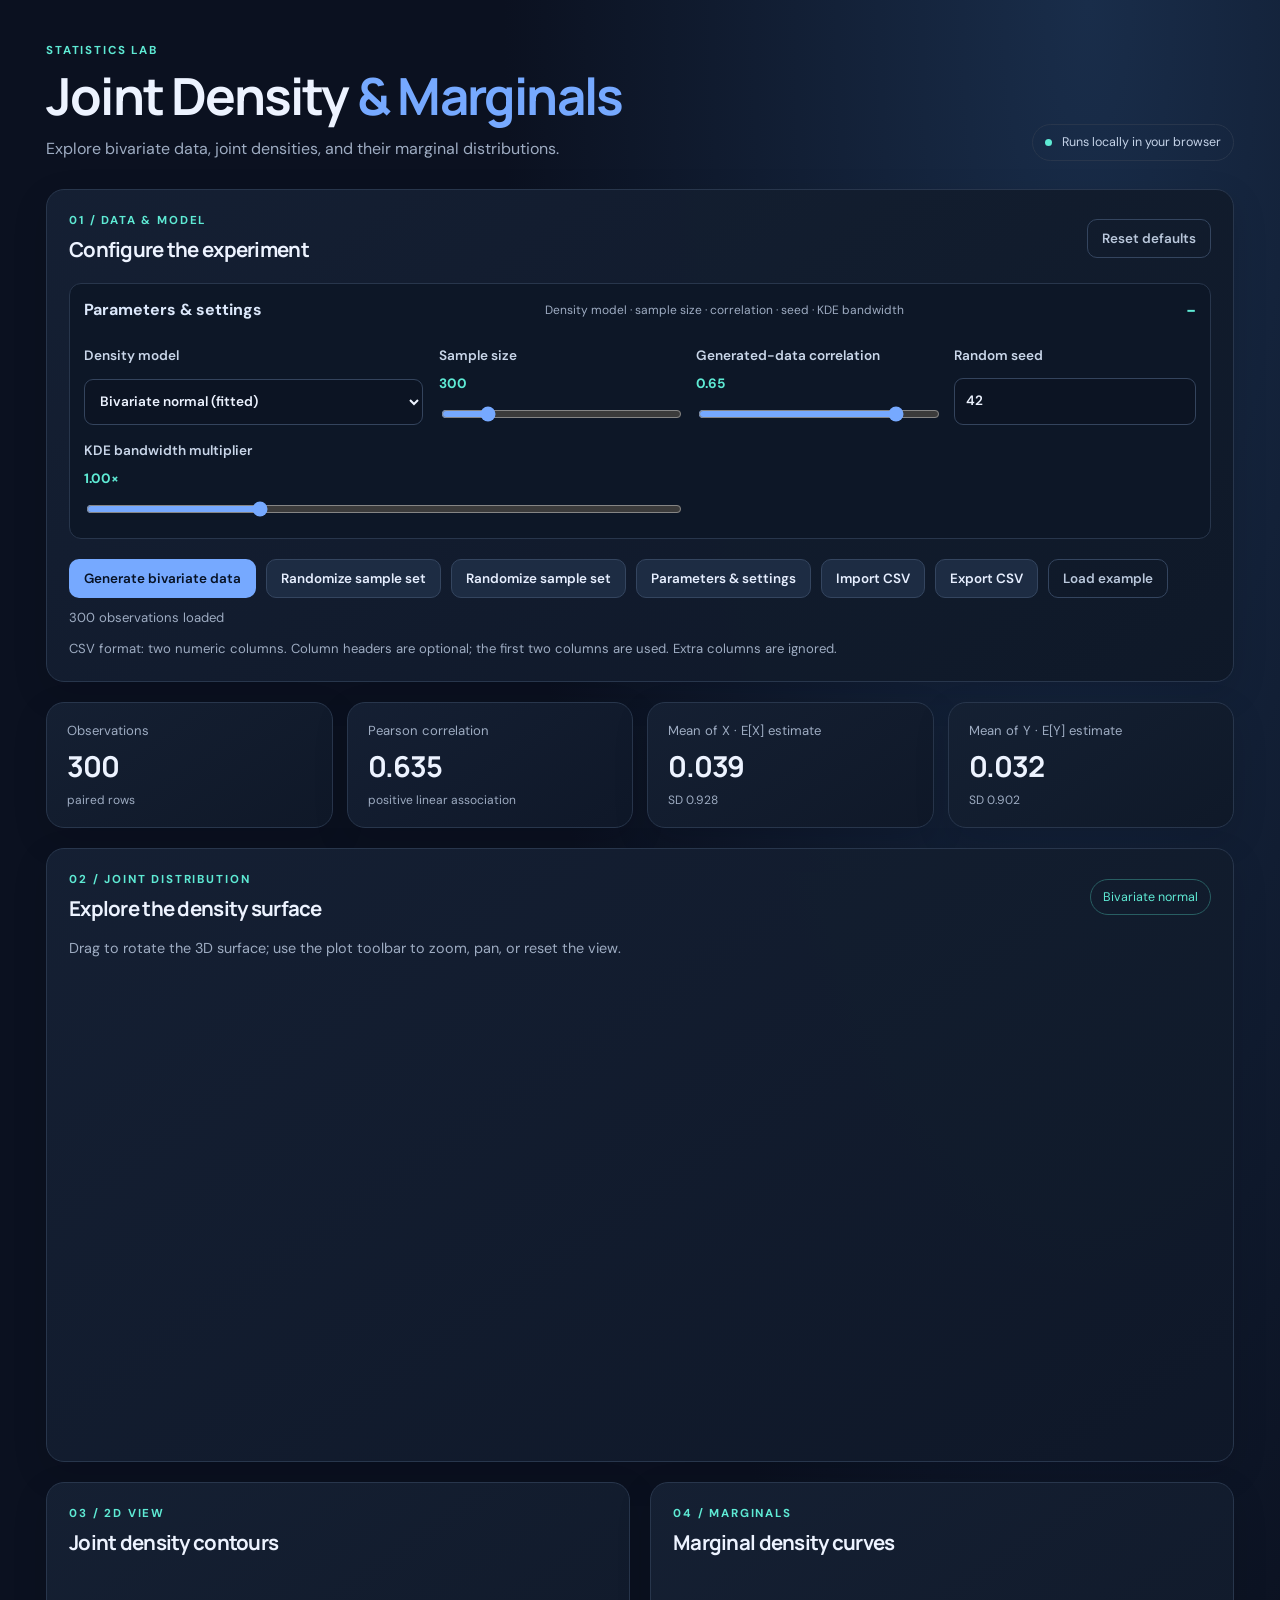
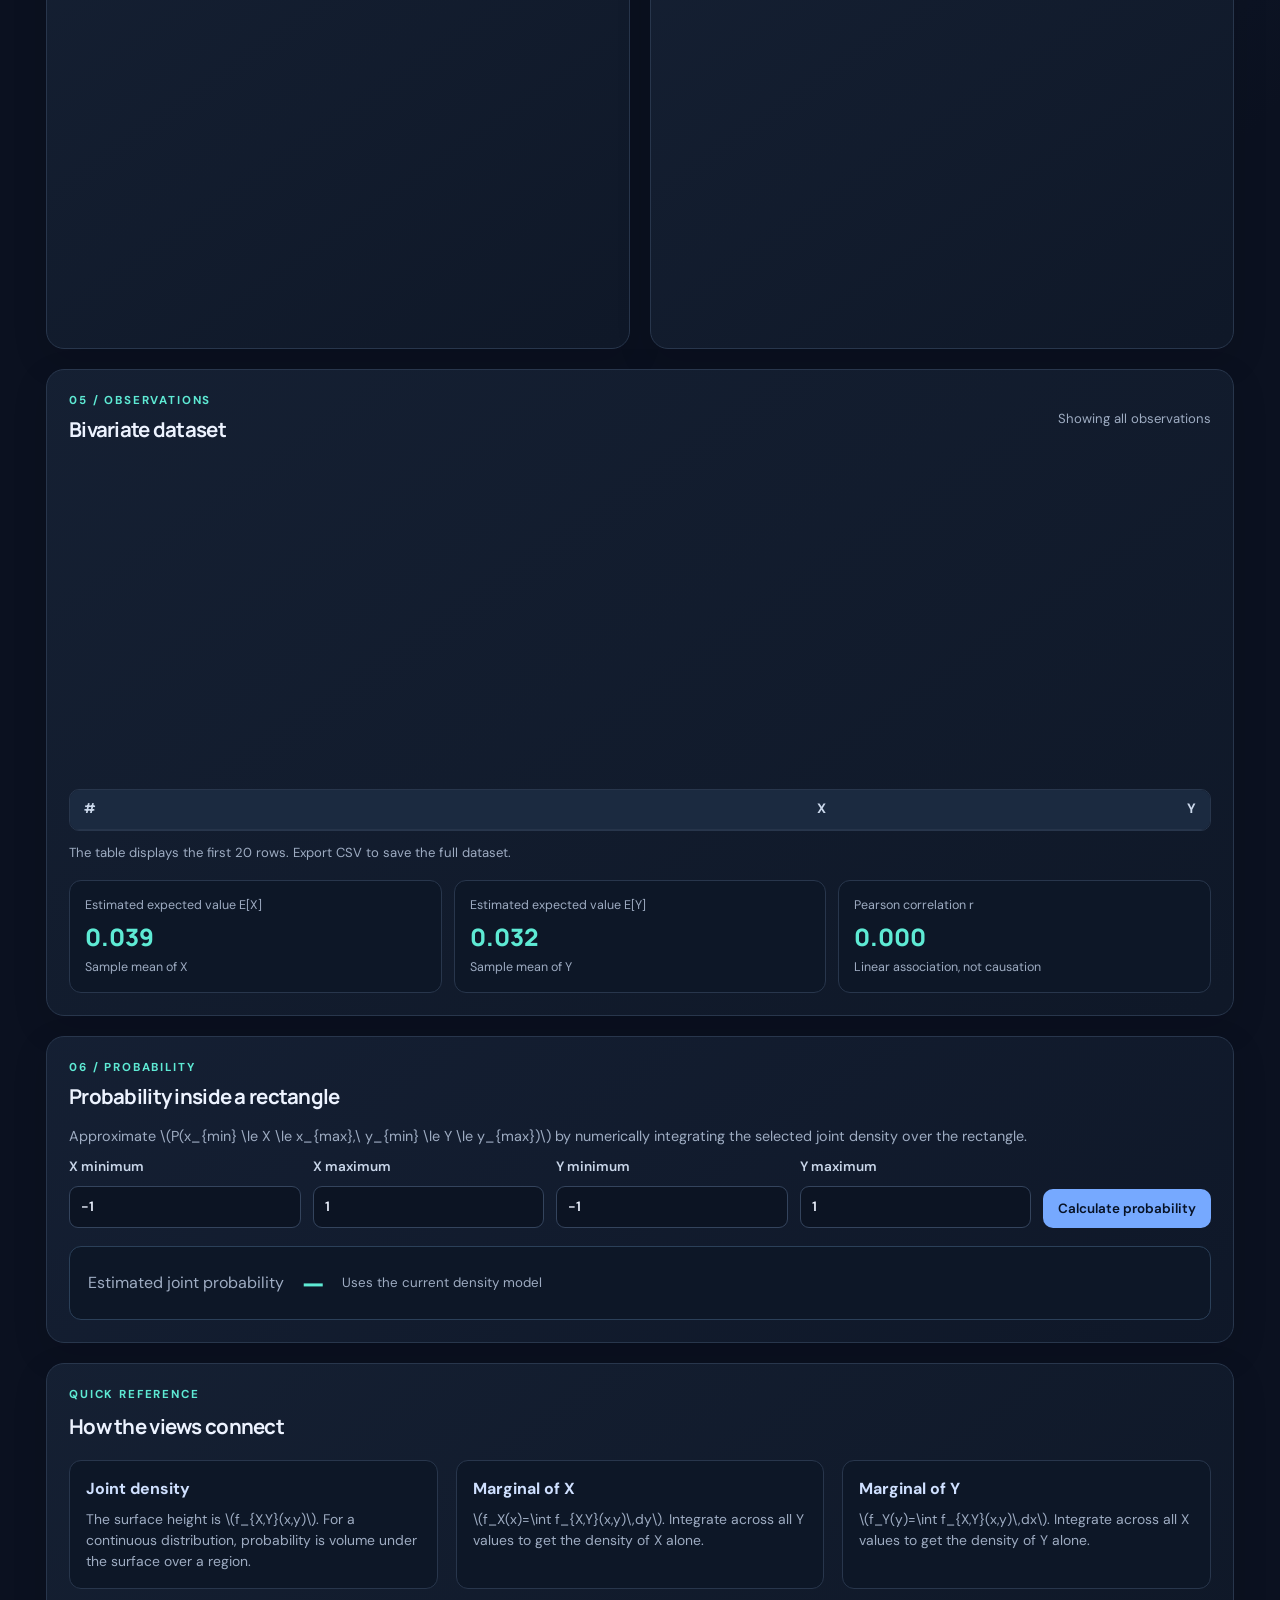
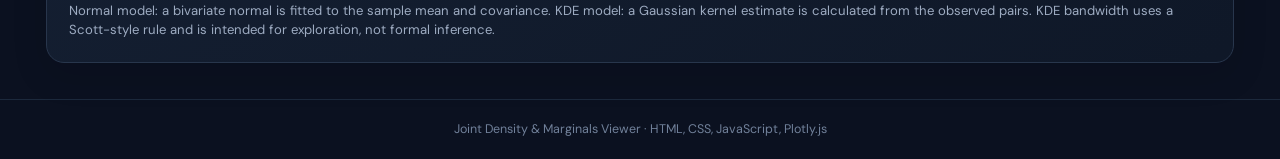
<file: index.html>
<!doctype html>
<html lang="en">
<head>
  <meta charset="utf-8">
  <meta name="viewport" content="width=device-width, initial-scale=1">
  <meta name="theme-color" content="#101827">
  <title>Joint Density & Marginals Viewer</title>
  <link rel="stylesheet" href="styles.css">
  <script src="https://cdn.plot.ly/plotly-2.35.2.min.js"></script>
</head>
<body>
  <header class="topbar">
    <div>
      <p class="eyebrow">STATISTICS LAB</p>
      <h1>Joint Density <span>&amp; Marginals</span></h1>
      <p class="subtitle">Explore bivariate data, joint densities, and their marginal distributions.</p>
    </div>
    <div class="status-pill"><span class="status-dot"></span> Runs locally in your browser</div>
  </header>

  <main>
    <section class="panel controls">
      <div class="section-heading">
        <div><p class="eyebrow">01 / DATA & MODEL</p><h2>Configure the experiment</h2></div>
        <button id="resetBtn" class="button button-quiet">Reset defaults</button>
      </div>
      <details class="settings-drawer" open>
        <summary>Parameters &amp; settings <span class="summary-hint">Density model · sample size · correlation · seed · KDE bandwidth</span></summary>
        <div class="control-grid">
          <label>Density model
            <select id="model">
              <option value="normal">Bivariate normal (fitted)</option>
              <option value="kde">Kernel density estimate (KDE)</option>
            </select>
          </label>
          <label>Sample size <output id="nOut">300</output>
            <input id="sampleSize" type="range" min="50" max="1500" step="50" value="300">
          </label>
          <label>Generated-data correlation <output id="rhoOut">0.65</output>
            <input id="rho" type="range" min="-0.95" max="0.95" step="0.05" value="0.65">
          </label>
          <label>Random seed
            <input id="seed" type="number" min="1" max="999999" value="42">
          </label>
          <label class="bandwidth-control">KDE bandwidth multiplier <output id="bandwidthOut">1.00×</output>
            <input id="bandwidth" type="range" min="0.40" max="2.50" step="0.05" value="1">
          </label>
        </div>
      </details>
      <div class="action-row">
        <button id="generateBtn" class="button button-primary">Generate bivariate data</button>
        <button id="randomizeBtn" class="button button-secondary">Randomize sample set</button>
        <button id="randomizeBtn" class="button button-secondary">Randomize sample set</button>
        <button id="settingsToggle" class="button button-secondary" aria-expanded="false" aria-controls="settingsPanel">Parameters & settings</button>
        <label class="button button-secondary file-button">Import CSV<input id="csvFile" type="file" accept=".csv,text/csv"></label>
        <button id="exportBtn" class="button button-secondary">Export CSV</button>
        <button id="exampleBtn" class="button button-quiet">Load example</button>
        <span id="dataStatus" class="muted" aria-live="polite">300 observations loaded</span>
      </div>
      <p class="hint">CSV format: two numeric columns. Column headers are optional; the first two columns are used. Extra columns are ignored.</p>
      <div id="settingsPanel" class="settings-panel" hidden>
        <div class="settings-heading"><div><p class="eyebrow">MODEL PARAMETERS</p><h3>Generation & display settings</h3></div><span class="muted">Used when generating synthetic data</span></div>
        <div class="control-grid settings-grid">
          <label>Target mean of X <input id="meanXParam" type="number" step="0.1" value="0"></label>
          <label>Target mean of Y <input id="meanYParam" type="number" step="0.1" value="0"></label>
          <label>Target SD of X <input id="sdXParam" type="number" min="0.01" step="0.1" value="1"></label>
          <label>Target SD of Y <input id="sdYParam" type="number" min="0.01" step="0.1" value="1"></label>
          <label>Target correlation <input id="targetRhoParam" type="number" min="-0.99" max="0.99" step="0.05" value="0.65"></label>
          <label>Plot grid resolution
            <select id="resolutionParam"><option value="30">Fast (30 × 30)</option><option value="45" selected>Balanced (45 × 45)</option><option value="60">Detailed (60 × 60)</option></select>
          </label>
        </div>
        <div class="action-row">
          <button id="applySettingsBtn" class="button button-primary">Apply settings & regenerate</button>
          <button id="closeSettingsBtn" class="button button-quiet">Close settings</button>
          <span class="hint">Imported CSV data is not changed by generation parameters.</span>
        </div>
      </div>
    </section>

    <section class="metric-grid" aria-label="Dataset summary">
      <article class="metric-card"><span>Observations</span><strong id="countMetric">300</strong><small>paired rows</small></article>
      <article class="metric-card"><span>Pearson correlation</span><strong id="corrMetric">0.00</strong><small id="corrLabel">linear association</small></article>
      <article class="metric-card"><span>Mean of X · E[X] estimate</span><strong id="meanXMetric">0.00</strong><small id="sdXMetric">SD 1.00</small></article>
      <article class="metric-card"><span>Mean of Y · E[Y] estimate</span><strong id="meanYMetric">0.00</strong><small id="sdYMetric">SD 1.00</small></article>
    </section>

    <section class="panel">
      <div class="section-heading">
        <div><p class="eyebrow">02 / JOINT DISTRIBUTION</p><h2>Explore the density surface</h2></div>
        <span class="tag" id="modelTag">Bivariate normal</span>
      </div>
      <p class="panel-description">Drag to rotate the 3D surface; use the plot toolbar to zoom, pan, or reset the view.</p>
      <div id="surfacePlot" class="plot plot-large" aria-label="3D joint density surface"></div>
    </section>

    <section class="plot-grid">
      <article class="panel">
        <div class="section-heading compact"><div><p class="eyebrow">03 / 2D VIEW</p><h2>Joint density contours</h2></div></div>
        <div id="contourPlot" class="plot" aria-label="2D joint density contour plot"></div>
      </article>
      <article class="panel">
        <div class="section-heading compact"><div><p class="eyebrow">04 / MARGINALS</p><h2>Marginal density curves</h2></div></div>
        <div id="marginalPlot" class="plot" aria-label="Marginal density curves for X and Y"></div>
      </article>
    </section>

    <section class="panel">
      <div class="section-heading">
        <div><p class="eyebrow">05 / OBSERVATIONS</p><h2>Bivariate dataset</h2></div>
        <span class="muted" id="rangeStatus">Showing all observations</span>
      </div>
      <div id="scatterPlot" class="plot plot-medium" aria-label="Bivariate scatter plot"></div>
      <div class="table-wrap">
        <table><thead><tr><th>#</th><th>X</th><th>Y</th></tr></thead><tbody id="dataTable"></tbody></table>
      </div>
      <p class="hint">The table displays the first 20 rows. Export CSV to save the full dataset.</p>
      <div class="expectation-strip">
        <div><span>Estimated expected value E[X]</span><strong id="expectedXMetric">0.000</strong><small>Sample mean of X</small></div>
        <div><span>Estimated expected value E[Y]</span><strong id="expectedYMetric">0.000</strong><small>Sample mean of Y</small></div>
        <div><span>Pearson correlation r</span><strong id="correlationDetailMetric">0.000</strong><small>Linear association, not causation</small></div>
      </div>
    </section>

    <section class="panel probability-panel">
      <div class="section-heading">
        <div><p class="eyebrow">06 / PROBABILITY</p><h2>Probability inside a rectangle</h2></div>
      </div>
      <p class="panel-description">Approximate \(P(x_{min} \le X \le x_{max},\ y_{min} \le Y \le y_{max})\) by numerically integrating the selected joint density over the rectangle.</p>
      <div class="prob-controls">
        <label>X minimum<input id="xmin" type="number" step="0.1" value="-1"></label>
        <label>X maximum<input id="xmax" type="number" step="0.1" value="1"></label>
        <label>Y minimum<input id="ymin" type="number" step="0.1" value="-1"></label>
        <label>Y maximum<input id="ymax" type="number" step="0.1" value="1"></label>
        <button id="probBtn" class="button button-primary">Calculate probability</button>
      </div>
      <div class="prob-result"><span>Estimated joint probability</span><strong id="probResult">—</strong><small id="probNote">Uses the current density model</small></div>
    </section>

    <section class="panel explanation">
      <p class="eyebrow">QUICK REFERENCE</p>
      <h2>How the views connect</h2>
      <div class="formula-grid">
        <div><strong>Joint density</strong><p>The surface height is \(f_{X,Y}(x,y)\). For a continuous distribution, probability is volume under the surface over a region.</p></div>
        <div><strong>Marginal of X</strong><p>\(f_X(x)=\int f_{X,Y}(x,y)\,dy\). Integrate across all Y values to get the density of X alone.</p></div>
        <div><strong>Marginal of Y</strong><p>\(f_Y(y)=\int f_{X,Y}(x,y)\,dx\). Integrate across all X values to get the density of Y alone.</p></div>
      </div>
      <p class="hint">Normal model: a bivariate normal is fitted to the sample mean and covariance. KDE model: a Gaussian kernel estimate is calculated from the observed pairs. KDE bandwidth uses a Scott-style rule and is intended for exploration, not formal inference.</p>
    </section>
  </main>
  <footer>Joint Density &amp; Marginals Viewer · HTML, CSS, JavaScript, Plotly.js</footer>
  <script src="app.js"></script>
</body>
</html>
</file>
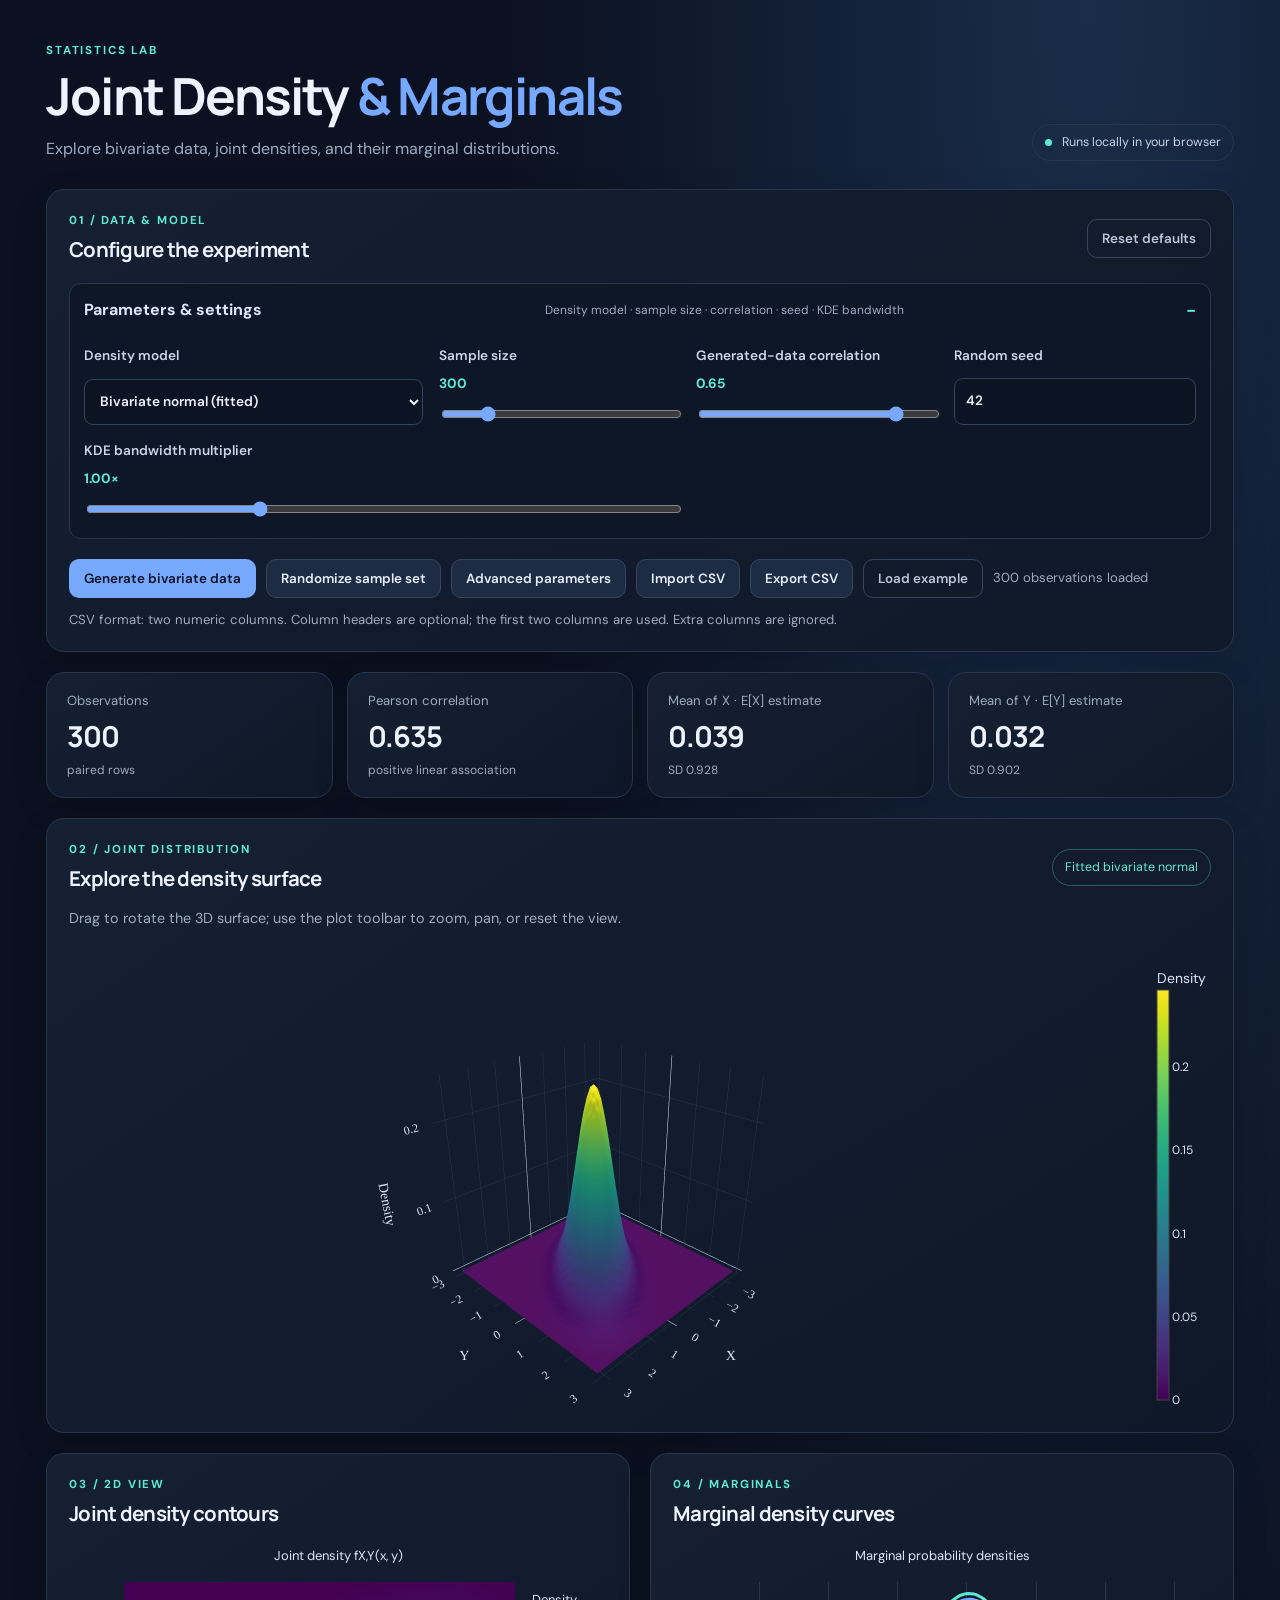
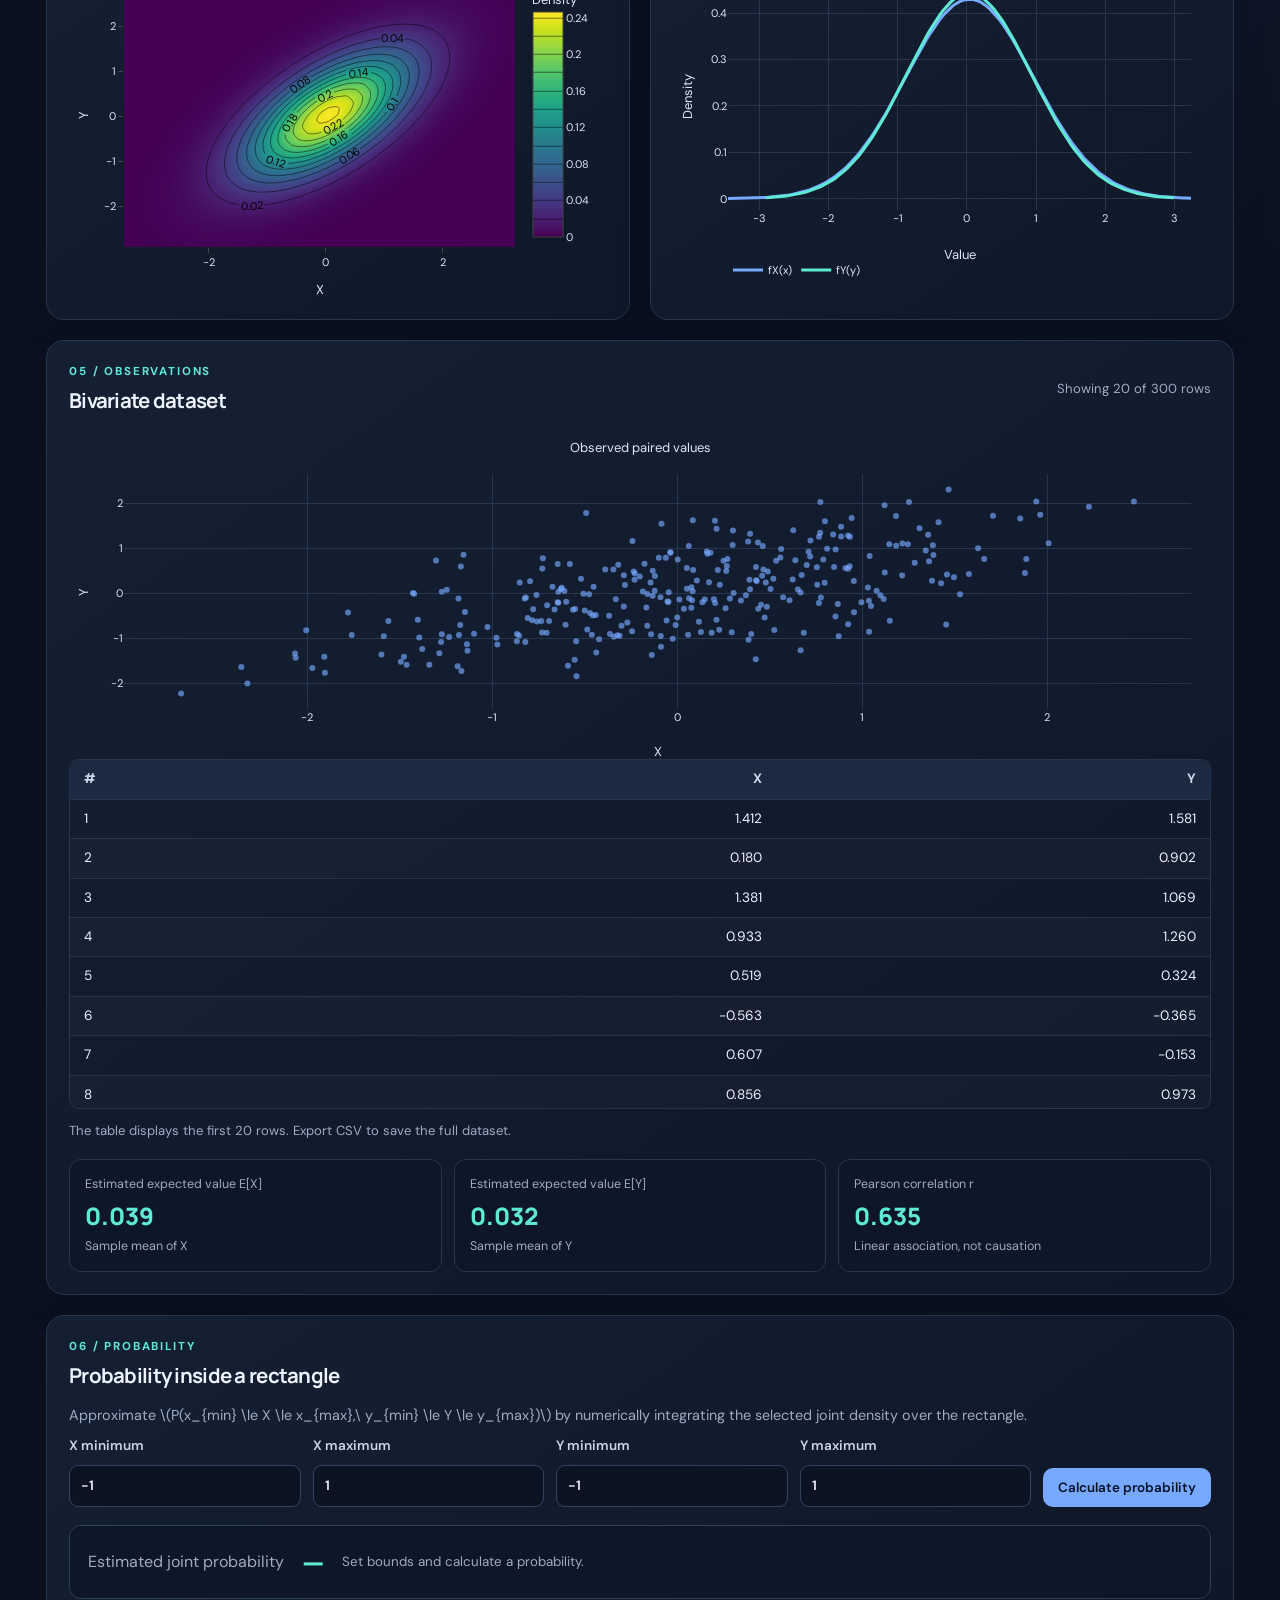
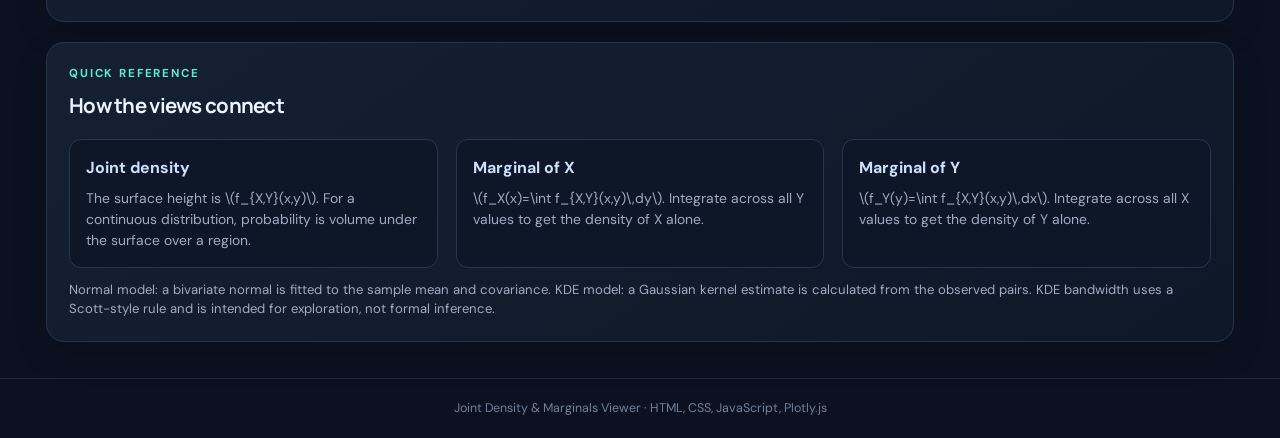
<file: Joint Density & Marginals Viewer/index.html>
<!doctype html>
<html lang="en">
<head>
  <meta charset="utf-8">
  <meta name="viewport" content="width=device-width, initial-scale=1">
  <meta name="theme-color" content="#101827">
  <title>Joint Density & Marginals Viewer</title>
  <link rel="stylesheet" href="styles.css">
  <script src="https://cdn.plot.ly/plotly-2.35.2.min.js"></script>
</head>
<body>
  <header class="topbar">
    <div>
      <p class="eyebrow">STATISTICS LAB</p>
      <h1>Joint Density <span>&amp; Marginals</span></h1>
      <p class="subtitle">Explore bivariate data, joint densities, and their marginal distributions.</p>
    </div>
    <div class="status-pill"><span class="status-dot"></span> Runs locally in your browser</div>
  </header>

  <main>
    <section class="panel controls">
      <div class="section-heading">
        <div><p class="eyebrow">01 / DATA & MODEL</p><h2>Configure the experiment</h2></div>
        <button id="resetBtn" class="button button-quiet">Reset defaults</button>
      </div>
      <details class="settings-drawer" open>
        <summary>Parameters &amp; settings <span class="summary-hint">Density model · sample size · correlation · seed · KDE bandwidth</span></summary>
        <div class="control-grid">
          <label>Density model
            <select id="model">
              <option value="normal">Bivariate normal (fitted)</option>
              <option value="kde">Kernel density estimate (KDE)</option>
            </select>
          </label>
          <label>Sample size <output id="nOut">300</output>
            <input id="sampleSize" type="range" min="50" max="1500" step="50" value="300">
          </label>
          <label>Generated-data correlation <output id="rhoOut">0.65</output>
            <input id="rho" type="range" min="-0.95" max="0.95" step="0.05" value="0.65">
          </label>
          <label>Random seed
            <input id="seed" type="number" min="1" max="999999" value="42">
          </label>
          <label class="bandwidth-control">KDE bandwidth multiplier <output id="bandwidthOut">1.00×</output>
            <input id="bandwidth" type="range" min="0.40" max="2.50" step="0.05" value="1">
          </label>
        </div>
      </details>
      <div class="action-row">
        <button id="generateBtn" class="button button-primary">Generate bivariate data</button>
        <button id="randomizeBtn" class="button button-secondary">Randomize sample set</button>
        <button id="settingsToggle" class="button button-secondary" aria-expanded="false" aria-controls="settingsPanel">Advanced parameters</button>
        <label class="button button-secondary file-button">Import CSV<input id="csvFile" type="file" accept=".csv,text/csv"></label>
        <button id="exportBtn" class="button button-secondary">Export CSV</button>
        <button id="exampleBtn" class="button button-quiet">Load example</button>
        <span id="dataStatus" class="muted" aria-live="polite">300 observations loaded</span>
      </div>
      <p class="hint">CSV format: two numeric columns. Column headers are optional; the first two columns are used. Extra columns are ignored.</p>
      <div id="settingsPanel" class="settings-panel" hidden>
        <div class="settings-heading"><div><p class="eyebrow">MODEL PARAMETERS</p><h3>Advanced generation settings</h3></div><span class="muted">Used when generating synthetic data</span></div>
        <div class="control-grid settings-grid">
          <label>Target mean of X <input id="meanXParam" type="number" step="0.1" value="0"></label>
          <label>Target mean of Y <input id="meanYParam" type="number" step="0.1" value="0"></label>
          <label>Target SD of X <input id="sdXParam" type="number" min="0.01" step="0.1" value="1"></label>
          <label>Target SD of Y <input id="sdYParam" type="number" min="0.01" step="0.1" value="1"></label>
          <label>Target correlation <input id="targetRhoParam" type="number" min="-0.99" max="0.99" step="0.05" value="0.65"></label>
          <label>Plot grid resolution
            <select id="resolutionParam"><option value="30">Fast (30 × 30)</option><option value="45" selected>Balanced (45 × 45)</option><option value="60">Detailed (60 × 60)</option></select>
          </label>
        </div>
        <div class="action-row">
          <button id="applySettingsBtn" class="button button-primary">Apply settings & regenerate</button>
          <button id="closeSettingsBtn" class="button button-quiet">Close settings</button>
          <span class="hint">Imported CSV data is not changed by generation parameters.</span>
        </div>
      </div>
    </section>

    <section class="metric-grid" aria-label="Dataset summary">
      <article class="metric-card"><span>Observations</span><strong id="countMetric">300</strong><small>paired rows</small></article>
      <article class="metric-card"><span>Pearson correlation</span><strong id="corrMetric">0.00</strong><small id="corrLabel">linear association</small></article>
      <article class="metric-card"><span>Mean of X · E[X] estimate</span><strong id="meanXMetric">0.00</strong><small id="sdXMetric">SD 1.00</small></article>
      <article class="metric-card"><span>Mean of Y · E[Y] estimate</span><strong id="meanYMetric">0.00</strong><small id="sdYMetric">SD 1.00</small></article>
    </section>

    <section class="panel">
      <div class="section-heading">
        <div><p class="eyebrow">02 / JOINT DISTRIBUTION</p><h2>Explore the density surface</h2></div>
        <span class="tag" id="modelTag">Bivariate normal</span>
      </div>
      <p class="panel-description">Drag to rotate the 3D surface; use the plot toolbar to zoom, pan, or reset the view.</p>
      <div id="surfacePlot" class="plot plot-large" aria-label="3D joint density surface"></div>
    </section>

    <section class="plot-grid">
      <article class="panel">
        <div class="section-heading compact"><div><p class="eyebrow">03 / 2D VIEW</p><h2>Joint density contours</h2></div></div>
        <div id="contourPlot" class="plot" aria-label="2D joint density contour plot"></div>
      </article>
      <article class="panel">
        <div class="section-heading compact"><div><p class="eyebrow">04 / MARGINALS</p><h2>Marginal density curves</h2></div></div>
        <div id="marginalPlot" class="plot" aria-label="Marginal density curves for X and Y"></div>
      </article>
    </section>

    <section class="panel">
      <div class="section-heading">
        <div><p class="eyebrow">05 / OBSERVATIONS</p><h2>Bivariate dataset</h2></div>
        <span class="muted" id="rangeStatus">Showing all observations</span>
      </div>
      <div id="scatterPlot" class="plot plot-medium" aria-label="Bivariate scatter plot"></div>
      <div class="table-wrap">
        <table><thead><tr><th>#</th><th>X</th><th>Y</th></tr></thead><tbody id="dataTable"></tbody></table>
      </div>
      <p class="hint">The table displays the first 20 rows. Export CSV to save the full dataset.</p>
      <div class="expectation-strip">
        <div><span>Estimated expected value E[X]</span><strong id="expectedXMetric">0.000</strong><small>Sample mean of X</small></div>
        <div><span>Estimated expected value E[Y]</span><strong id="expectedYMetric">0.000</strong><small>Sample mean of Y</small></div>
        <div><span>Pearson correlation r</span><strong id="correlationDetailMetric">0.000</strong><small>Linear association, not causation</small></div>
      </div>
    </section>

    <section class="panel probability-panel">
      <div class="section-heading">
        <div><p class="eyebrow">06 / PROBABILITY</p><h2>Probability inside a rectangle</h2></div>
      </div>
      <p class="panel-description">Approximate \(P(x_{min} \le X \le x_{max},\ y_{min} \le Y \le y_{max})\) by numerically integrating the selected joint density over the rectangle.</p>
      <div class="prob-controls">
        <label>X minimum<input id="xmin" type="number" step="0.1" value="-1"></label>
        <label>X maximum<input id="xmax" type="number" step="0.1" value="1"></label>
        <label>Y minimum<input id="ymin" type="number" step="0.1" value="-1"></label>
        <label>Y maximum<input id="ymax" type="number" step="0.1" value="1"></label>
        <button id="probBtn" class="button button-primary">Calculate probability</button>
      </div>
      <div class="prob-result"><span>Estimated joint probability</span><strong id="probResult">—</strong><small id="probNote">Uses the current density model</small></div>
    </section>

    <section class="panel explanation">
      <p class="eyebrow">QUICK REFERENCE</p>
      <h2>How the views connect</h2>
      <div class="formula-grid">
        <div><strong>Joint density</strong><p>The surface height is \(f_{X,Y}(x,y)\). For a continuous distribution, probability is volume under the surface over a region.</p></div>
        <div><strong>Marginal of X</strong><p>\(f_X(x)=\int f_{X,Y}(x,y)\,dy\). Integrate across all Y values to get the density of X alone.</p></div>
        <div><strong>Marginal of Y</strong><p>\(f_Y(y)=\int f_{X,Y}(x,y)\,dx\). Integrate across all X values to get the density of Y alone.</p></div>
      </div>
      <p class="hint">Normal model: a bivariate normal is fitted to the sample mean and covariance. KDE model: a Gaussian kernel estimate is calculated from the observed pairs. KDE bandwidth uses a Scott-style rule and is intended for exploration, not formal inference.</p>
    </section>
  </main>
  <footer>Joint Density &amp; Marginals Viewer · HTML, CSS, JavaScript, Plotly.js</footer>
  <script src="app.js"></script>
</body>
</html>
</file>
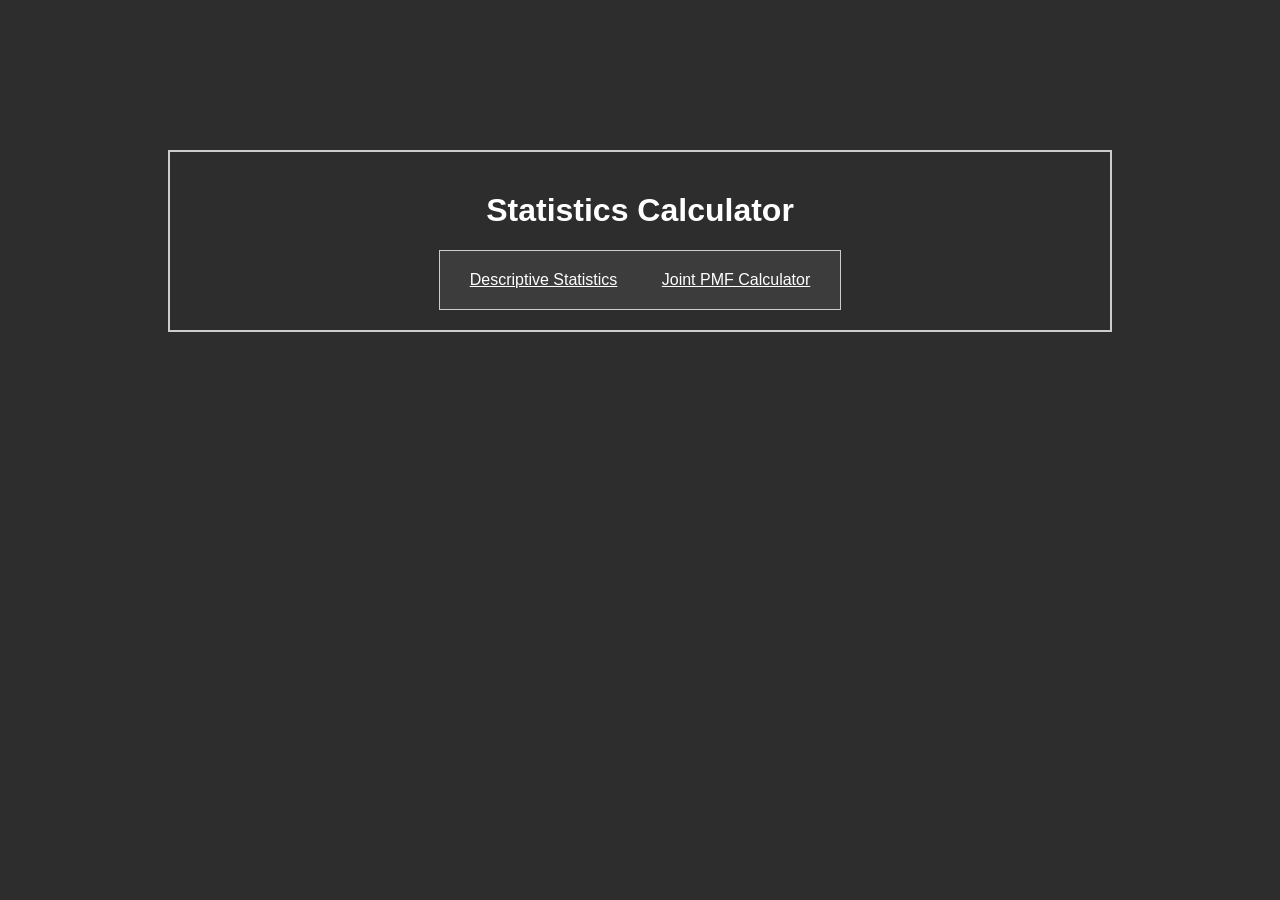
<file: Statistics Calculator/index.html>
<!DOCTYPE html>
<html>
    <head>
        <title>Statistics Calculator</title>
        <link rel="stylesheet" href="styles.css">
        <meta charset="UTF-8">
        <meta name="viewport" content="width=device-width, initial-scale=1.0">
        <meta name="author" content="Jay Taylor V">
        <meta name="description" content="Statistics calculator for computing the mean, median, variance, standard deviation, expectation, PMF, PDF, and the correlation coefficient of a sample set(s) for data.">
        <meta name="keywords" content="Mean, Median, Variance, Standard Deviation, Expectation, PMF, PDF, Correlation Coefficient">
    </head>
    <body>
        <div class="wrapper">
            <h1>Statistics Calculator</h1>
            <div class="menu">
                <a href="descriptive_stats.html">Descriptive Statistics</a>
                <a href="joint_pmf_calculator.html">Joint PMF Calculator</a>
            </div>
        </div>
    </body>
</html>
</file>
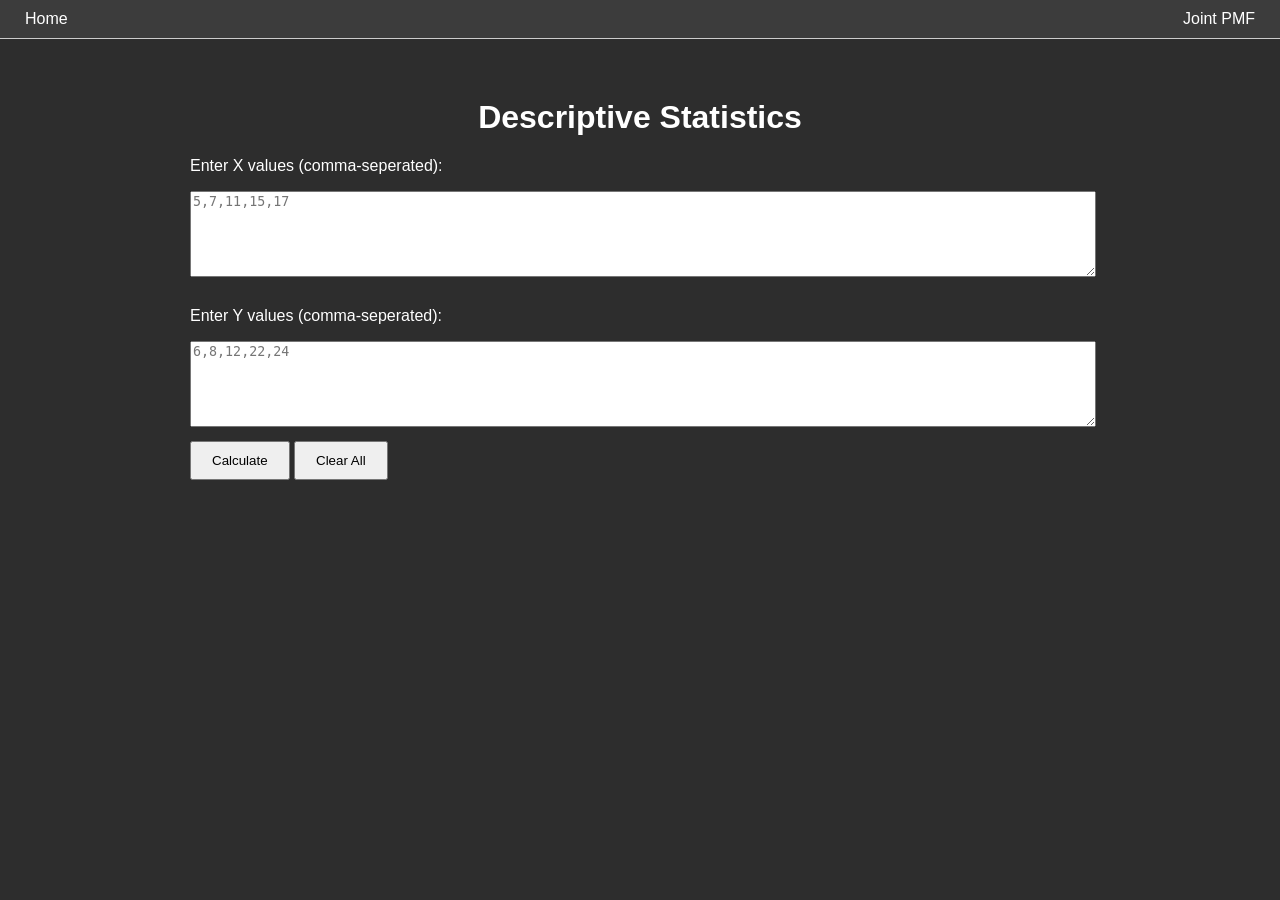
<file: Statistics Calculator/descriptive_stats.html>
<!DOCTYPE html>
<html>
    <head>
        <title>Descriptive Statistics</title>
        <link rel="stylesheet" href="styles.css">
        <meta charset="UTF-8">
        <meta name="viewport" content="width=device-width, initial-scale=1.0">
        <meta name="author" content="Jay Taylor V">
        <meta name="description" content="Statistics calculator for computing the mean, median, variance, standard deviation, expectation, PMF, PDF, and the correlation coefficient of a sample set(s) for data.">
        <meta name="keywords" content="Mean, Median, Variance, Standard Deviation, Expectation, PMF, PDF, Correlation Coefficient">
    </head>
    <body>
        <nav>
            <a href="index.html">Home</a>
            <a href="joint_pmf_calculator.html">Joint PMF</a>
        </nav>
        <h1 class="top-margin-larger">Descriptive Statistics</h1>
        <div class="text-body-wrapper">
            <p>Enter X values (comma-seperated):</p>
            <textarea id="xData" placeholder="5,7,11,15,17"></textarea>

            <p>Enter Y values (comma-seperated):</p>
            <textarea id="yData" placeholder="6,8,12,22,24"></textarea>

            <button onclick="calculate()">Calculate</button>
            <button onclick="clearAll()">Clear All</button>

            <div id="output"></div>
        </div>

        <script src="app.js"></script>
    </body>
</html>
</file>
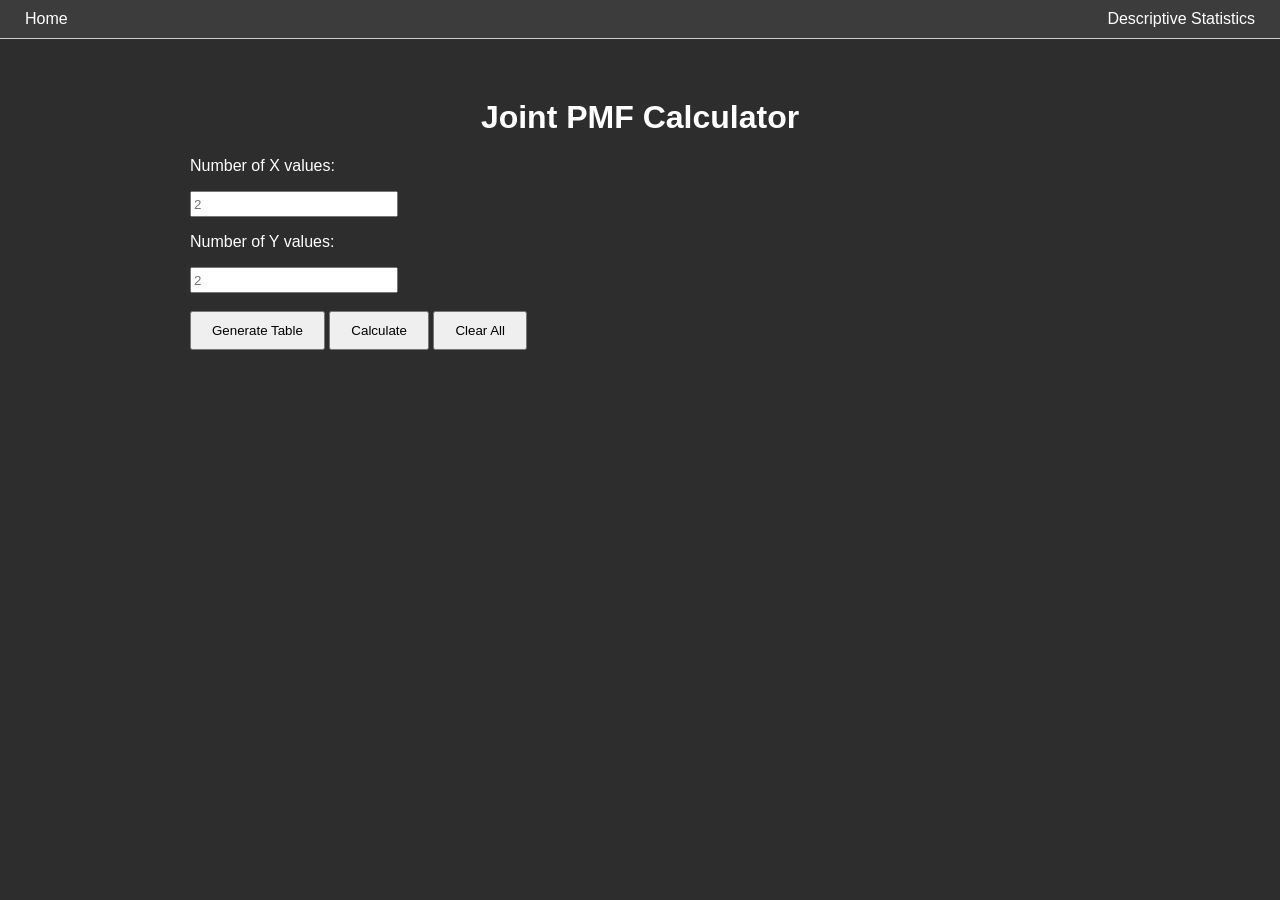
<file: Statistics Calculator/joint_pmf_calculator.html>
<!DOCTYPE html>
<html>
    <head>
        <title>Joint PMF Calculator</title>
        <link rel="stylesheet" href="styles.css">
        <meta charset="UTF-8">
        <meta name="viewport" content="width=device-width, initial-scale=1.0">
        <meta name="author" content="Jay Taylor V">
        <meta name="description" content="Statistics calculator for computing the mean, median, variance, standard deviation, expectation, PMF, PDF, and the correlation coefficient of a sample set(s) for data.">
        <meta name="keywords" content="Mean, Median, Variance, Standard Deviation, Expectation, PMF, PDF, Correlation Coefficient">
    </head>
    <body>
        <nav>
            <a href="index.html">Home</a>
            <a href="descriptive_stats.html">Descriptive Statistics</a>
        </nav>
        <h1 class="top-margin-larger">Joint PMF Calculator</h1>
        <div class="text-body-wrapper">
            <p>Number of X values:</p>
            <input type="number" id="numX" min="1" placeholder="2">

            <p>Number of Y values:</p>
            <input type="number" id="numY" min="1" placeholder="2">

            <br /><br />

            <button onclick="generateTable()">Generate Table</button>
            <button onclick="calculateJointPMF()">Calculate</button>
            <button onclick="clearJointPMF()">Clear All</button>

            <div id="tableContainer"></div>
            <div id="jointOutput"></div>
        </div>

        <script src="app.js"></script>
    </body>
</html>
</file>
<file: styles.css>
@import url('https://fonts.googleapis.com/css2?family=DM+Sans:wght@400;500;600;700&family=Manrope:wght@400;500;600;700;800&display=swap');
:root{color-scheme:dark;--bg:#0b1120;--panel:#121c2d;--panel2:#172338;--line:#28364c;--text:#edf3ff;--muted:#9eacc2;--accent:#76a9ff;--teal:#5eead4;--radius:18px}
*{box-sizing:border-box}body{margin:0;background:radial-gradient(ellipse at 85% 0%,#192d4a 0,transparent 38%),var(--bg);color:var(--text);font-family:'DM Sans',sans-serif;line-height:1.5}
.topbar{max-width:1240px;margin:0 auto;padding:42px 26px 28px;display:flex;align-items:flex-end;justify-content:space-between;gap:24px}.eyebrow{font-size:.72rem;font-weight:700;letter-spacing:.16em;color:var(--teal);margin:0 0 8px}h1,h2{font-family:Manrope,sans-serif;margin:0;letter-spacing:-.035em}h1{font-size:clamp(2rem,4vw,3.2rem);line-height:1.12}h1 span{color:var(--accent)}h2{font-size:1.28rem}.subtitle{color:var(--muted);margin:12px 0 0}.status-pill,.tag{border:1px solid var(--line);border-radius:99px;padding:8px 12px;color:#c5d3e8;font-size:.78rem;white-space:nowrap}.status-dot{display:inline-block;width:7px;height:7px;border-radius:50%;background:var(--teal);margin-right:7px}
main{max-width:1240px;padding:0 26px 36px;margin:0 auto;display:grid;gap:20px}.panel,.metric-card{background:linear-gradient(145deg,rgba(21,32,51,.98),rgba(15,24,40,.98));border:1px solid var(--line);border-radius:var(--radius);padding:22px;min-width:0;box-shadow:0 12px 35px #02061122}.section-heading{display:flex;align-items:center;justify-content:space-between;gap:16px;margin-bottom:14px}.section-heading .eyebrow{margin-bottom:5px}.section-heading.compact{margin-bottom:8px}.panel-description{color:var(--muted);font-size:.9rem;margin:0 0 10px}.control-grid{display:grid;grid-template-columns:1.4fr 1fr 1fr 1fr;gap:16px;margin:22px 0}.control-grid label,.prob-controls label{display:grid;gap:8px;color:#c9d6e9;font-size:.85rem;font-weight:600}output{color:var(--teal);font-weight:700;float:right}input,select{width:100%;background:#0c1423;color:var(--text);border:1px solid #34445d;border-radius:9px;padding:10px 11px;font:inherit;min-width:0}input[type=range]{padding:0;accent-color:var(--accent)}input[type=number]{font-variant-numeric:tabular-nums}.action-row{display:flex;flex-wrap:wrap;align-items:center;gap:10px}.button{display:inline-flex;align-items:center;justify-content:center;border-radius:10px;border:1px solid transparent;padding:10px 14px;font:600 .84rem 'DM Sans',sans-serif;cursor:pointer;transition:transform .15s,background .15s}.button:hover{transform:translateY(-1px)}.button-primary{background:var(--accent);color:#071225}.button-secondary{background:#1d2c43;color:#e7efff;border-color:#34455f}.button-quiet{background:transparent;color:#b9c7db;border-color:#34455f}.file-button input{display:none}.muted,.hint{color:var(--muted);font-size:.82rem}.hint{margin:12px 0 0}.metric-grid{display:grid;grid-template-columns:repeat(4,1fr);gap:14px}.metric-card{padding:18px 20px}.metric-card span,.metric-card small{display:block;color:var(--muted);font-size:.82rem}.metric-card strong{display:block;font:700 1.8rem Manrope,sans-serif;letter-spacing:-.04em;margin:5px 0}.metric-card small{font-size:.75rem}.plot{height:360px;width:100%}.plot-large{height:470px}.plot-medium{height:330px}.plot-grid{display:grid;grid-template-columns:1fr 1fr;gap:20px}.tag{color:var(--teal);border-color:#285e62}.table-wrap{overflow:auto;max-height:350px;border:1px solid var(--line);border-radius:10px}table{border-collapse:collapse;width:100%;font-variant-numeric:tabular-nums;font-size:.85rem}th,td{text-align:right;padding:9px 14px;border-bottom:1px solid #26344a}th{position:sticky;top:0;background:#1b2a40;color:#cbd8eb}th:first-child,td:first-child{text-align:left}tbody tr:nth-child(even){background:#ffffff05}.prob-controls{display:grid;grid-template-columns:repeat(4,1fr) auto;gap:12px;align-items:end}.prob-result{margin-top:18px;background:#0d1727;border:1px solid #2b4059;border-radius:12px;padding:16px 18px;display:flex;align-items:center;gap:18px;flex-wrap:wrap}.prob-result span{color:var(--muted)}.prob-result strong{font:800 1.8rem Manrope,sans-serif;color:var(--teal)}.prob-result small{color:var(--muted)}.formula-grid{display:grid;grid-template-columns:repeat(3,1fr);gap:18px;margin-top:18px}.formula-grid>div{background:#0d1727;border:1px solid var(--line);border-radius:12px;padding:16px}.formula-grid strong{color:#cfe0ff}.formula-grid p{font-size:.87rem;color:var(--muted);margin:8px 0 0}footer{text-align:center;padding:20px;color:#71819a;font-size:.78rem;border-top:1px solid #1c293c}
@media(max-width:850px){.topbar{align-items:flex-start;flex-direction:column;padding-top:28px}.control-grid{grid-template-columns:repeat(2,1fr)}.plot-grid{grid-template-columns:1fr}.metric-grid{grid-template-columns:repeat(2,1fr)}.prob-controls{grid-template-columns:repeat(2,1fr)}.formula-grid{grid-template-columns:1fr}.plot-large{height:400px}}
@media(max-width:520px){.topbar{padding-left:16px;padding-right:16px}main{padding:0 12px 24px;gap:13px}.panel{padding:16px}.control-grid{grid-template-columns:1fr 1fr;gap:12px}.metric-grid{gap:9px}.metric-card{padding:13px}.metric-card strong{font-size:1.45rem}.status-pill{white-space:normal}.section-heading{align-items:flex-start}.plot{height:310px}.plot-large{height:340px}.prob-controls{grid-template-columns:1fr 1fr}.prob-controls .button{grid-column:1/-1}.action-row .muted{width:100%}}

.settings-panel{margin-top:18px;padding:18px;border:1px solid #344862;border-radius:13px;background:#0c1626}
.settings-panel[hidden]{display:none}
.settings-heading{display:flex;align-items:center;justify-content:space-between;gap:12px;margin-bottom:8px}
.settings-heading h3{font:700 1rem Manrope,sans-serif;margin:0}
.settings-grid{margin:14px 0}
.expectation-strip{display:grid;grid-template-columns:repeat(3,1fr);gap:12px;margin-top:18px}
.expectation-strip>div{padding:15px;border:1px solid var(--line);background:#0d1727;border-radius:12px}
.expectation-strip span,.expectation-strip small{display:block;color:var(--muted);font-size:.78rem}
.expectation-strip strong{display:block;font:800 1.5rem Manrope,sans-serif;color:var(--teal);margin:5px 0}
@media(max-width:650px){.settings-heading{align-items:flex-start;flex-direction:column}.expectation-strip{grid-template-columns:1fr}}

/* Added parameter/settings controls and expanded statistics cards */
.settings-drawer{margin:18px 0 20px;border:1px solid var(--line);border-radius:12px;background:#0d1727;padding:0 14px}
.settings-drawer summary{cursor:pointer;list-style:none;padding:13px 0;font-weight:700;color:#dce8fb;display:flex;justify-content:space-between;gap:12px;align-items:center}
.settings-drawer summary::-webkit-details-marker{display:none}
.settings-drawer summary:after{content:"＋";color:var(--teal);font-size:1.1rem}
.settings-drawer[open] summary:after{content:"−"}
.summary-hint{font-size:.75rem;font-weight:400;color:var(--muted)}
.settings-drawer .control-grid{margin:10px 0 18px}
.bandwidth-control{grid-column:span 2}
.metric-grid{grid-template-columns:repeat(4,minmax(0,1fr))}
@media(max-width:850px){.metric-grid{grid-template-columns:repeat(2,minmax(0,1fr))}.summary-hint{display:none}}
@media(max-width:520px){.settings-drawer{padding:0 10px}.settings-drawer .control-grid{grid-template-columns:1fr}.bandwidth-control{grid-column:auto}}
</file>
<file: Joint Density & Marginals Viewer/styles.css>
@import url('https://fonts.googleapis.com/css2?family=DM+Sans:wght@400;500;600;700&family=Manrope:wght@400;500;600;700;800&display=swap');
:root{color-scheme:dark;--bg:#0b1120;--panel:#121c2d;--panel2:#172338;--line:#28364c;--text:#edf3ff;--muted:#9eacc2;--accent:#76a9ff;--teal:#5eead4;--radius:18px}
*{box-sizing:border-box}body{margin:0;background:radial-gradient(ellipse at 85% 0%,#192d4a 0,transparent 38%),var(--bg);color:var(--text);font-family:'DM Sans',sans-serif;line-height:1.5}
.topbar{max-width:1240px;margin:0 auto;padding:42px 26px 28px;display:flex;align-items:flex-end;justify-content:space-between;gap:24px}.eyebrow{font-size:.72rem;font-weight:700;letter-spacing:.16em;color:var(--teal);margin:0 0 8px}h1,h2{font-family:Manrope,sans-serif;margin:0;letter-spacing:-.035em}h1{font-size:clamp(2rem,4vw,3.2rem);line-height:1.12}h1 span{color:var(--accent)}h2{font-size:1.28rem}.subtitle{color:var(--muted);margin:12px 0 0}.status-pill,.tag{border:1px solid var(--line);border-radius:99px;padding:8px 12px;color:#c5d3e8;font-size:.78rem;white-space:nowrap}.status-dot{display:inline-block;width:7px;height:7px;border-radius:50%;background:var(--teal);margin-right:7px}
main{max-width:1240px;padding:0 26px 36px;margin:0 auto;display:grid;gap:20px}.panel,.metric-card{background:linear-gradient(145deg,rgba(21,32,51,.98),rgba(15,24,40,.98));border:1px solid var(--line);border-radius:var(--radius);padding:22px;min-width:0;box-shadow:0 12px 35px #02061122}.section-heading{display:flex;align-items:center;justify-content:space-between;gap:16px;margin-bottom:14px}.section-heading .eyebrow{margin-bottom:5px}.section-heading.compact{margin-bottom:8px}.panel-description{color:var(--muted);font-size:.9rem;margin:0 0 10px}.control-grid{display:grid;grid-template-columns:1.4fr 1fr 1fr 1fr;gap:16px;margin:22px 0}.control-grid label,.prob-controls label{display:grid;gap:8px;color:#c9d6e9;font-size:.85rem;font-weight:600}output{color:var(--teal);font-weight:700;float:right}input,select{width:100%;background:#0c1423;color:var(--text);border:1px solid #34445d;border-radius:9px;padding:10px 11px;font:inherit;min-width:0}input[type=range]{padding:0;accent-color:var(--accent)}input[type=number]{font-variant-numeric:tabular-nums}.action-row{display:flex;flex-wrap:wrap;align-items:center;gap:10px}.button{display:inline-flex;align-items:center;justify-content:center;border-radius:10px;border:1px solid transparent;padding:10px 14px;font:600 .84rem 'DM Sans',sans-serif;cursor:pointer;transition:transform .15s,background .15s}.button:hover{transform:translateY(-1px)}.button-primary{background:var(--accent);color:#071225}.button-secondary{background:#1d2c43;color:#e7efff;border-color:#34455f}.button-quiet{background:transparent;color:#b9c7db;border-color:#34455f}.file-button input{display:none}.muted,.hint{color:var(--muted);font-size:.82rem}.hint{margin:12px 0 0}.metric-grid{display:grid;grid-template-columns:repeat(4,1fr);gap:14px}.metric-card{padding:18px 20px}.metric-card span,.metric-card small{display:block;color:var(--muted);font-size:.82rem}.metric-card strong{display:block;font:700 1.8rem Manrope,sans-serif;letter-spacing:-.04em;margin:5px 0}.metric-card small{font-size:.75rem}.plot{height:360px;width:100%}.plot-large{height:470px}.plot-medium{height:330px}.plot-grid{display:grid;grid-template-columns:1fr 1fr;gap:20px}.tag{color:var(--teal);border-color:#285e62}.table-wrap{overflow:auto;max-height:350px;border:1px solid var(--line);border-radius:10px}table{border-collapse:collapse;width:100%;font-variant-numeric:tabular-nums;font-size:.85rem}th,td{text-align:right;padding:9px 14px;border-bottom:1px solid #26344a}th{position:sticky;top:0;background:#1b2a40;color:#cbd8eb}th:first-child,td:first-child{text-align:left}tbody tr:nth-child(even){background:#ffffff05}.prob-controls{display:grid;grid-template-columns:repeat(4,1fr) auto;gap:12px;align-items:end}.prob-result{margin-top:18px;background:#0d1727;border:1px solid #2b4059;border-radius:12px;padding:16px 18px;display:flex;align-items:center;gap:18px;flex-wrap:wrap}.prob-result span{color:var(--muted)}.prob-result strong{font:800 1.8rem Manrope,sans-serif;color:var(--teal)}.prob-result small{color:var(--muted)}.formula-grid{display:grid;grid-template-columns:repeat(3,1fr);gap:18px;margin-top:18px}.formula-grid>div{background:#0d1727;border:1px solid var(--line);border-radius:12px;padding:16px}.formula-grid strong{color:#cfe0ff}.formula-grid p{font-size:.87rem;color:var(--muted);margin:8px 0 0}footer{text-align:center;padding:20px;color:#71819a;font-size:.78rem;border-top:1px solid #1c293c}
@media(max-width:850px){.topbar{align-items:flex-start;flex-direction:column;padding-top:28px}.control-grid{grid-template-columns:repeat(2,1fr)}.plot-grid{grid-template-columns:1fr}.metric-grid{grid-template-columns:repeat(2,1fr)}.prob-controls{grid-template-columns:repeat(2,1fr)}.formula-grid{grid-template-columns:1fr}.plot-large{height:400px}}
@media(max-width:520px){.topbar{padding-left:16px;padding-right:16px}main{padding:0 12px 24px;gap:13px}.panel{padding:16px}.control-grid{grid-template-columns:1fr 1fr;gap:12px}.metric-grid{gap:9px}.metric-card{padding:13px}.metric-card strong{font-size:1.45rem}.status-pill{white-space:normal}.section-heading{align-items:flex-start}.plot{height:310px}.plot-large{height:340px}.prob-controls{grid-template-columns:1fr 1fr}.prob-controls .button{grid-column:1/-1}.action-row .muted{width:100%}}

.settings-panel{margin-top:18px;padding:18px;border:1px solid #344862;border-radius:13px;background:#0c1626}
.settings-panel[hidden]{display:none}
.settings-heading{display:flex;align-items:center;justify-content:space-between;gap:12px;margin-bottom:8px}
.settings-heading h3{font:700 1rem Manrope,sans-serif;margin:0}
.settings-grid{margin:14px 0}
.expectation-strip{display:grid;grid-template-columns:repeat(3,1fr);gap:12px;margin-top:18px}
.expectation-strip>div{padding:15px;border:1px solid var(--line);background:#0d1727;border-radius:12px}
.expectation-strip span,.expectation-strip small{display:block;color:var(--muted);font-size:.78rem}
.expectation-strip strong{display:block;font:800 1.5rem Manrope,sans-serif;color:var(--teal);margin:5px 0}
@media(max-width:650px){.settings-heading{align-items:flex-start;flex-direction:column}.expectation-strip{grid-template-columns:1fr}}

/* Added parameter/settings controls and expanded statistics cards */
.settings-drawer{margin:18px 0 20px;border:1px solid var(--line);border-radius:12px;background:#0d1727;padding:0 14px}
.settings-drawer summary{cursor:pointer;list-style:none;padding:13px 0;font-weight:700;color:#dce8fb;display:flex;justify-content:space-between;gap:12px;align-items:center}
.settings-drawer summary::-webkit-details-marker{display:none}
.settings-drawer summary:after{content:"＋";color:var(--teal);font-size:1.1rem}
.settings-drawer[open] summary:after{content:"−"}
.summary-hint{font-size:.75rem;font-weight:400;color:var(--muted)}
.settings-drawer .control-grid{margin:10px 0 18px}
.bandwidth-control{grid-column:span 2}
.metric-grid{grid-template-columns:repeat(4,minmax(0,1fr))}
@media(max-width:850px){.metric-grid{grid-template-columns:repeat(2,minmax(0,1fr))}.summary-hint{display:none}}
@media(max-width:520px){.settings-drawer{padding:0 10px}.settings-drawer .control-grid{grid-template-columns:1fr}.bandwidth-control{grid-column:auto}}
</file>
<file: Statistics Calculator/styles.css>
body {
    background: rgb(45,45,45);
    font-family: Arial, sans-serif;
    color: white;
    margin: 0;
    padding: 0;
}
h1 {
    margin-top: 20px;
    text-align: center;
}
.top-margin-larger {
    margin-top: 60px;
}
.wrapper {
    max-width: 900px;
    border: 2px solid #ccc;
    padding: 20px;
    display: flex;
    flex-direction: column;
    align-items: center;
    margin: 150px auto;
}
.menu {
    background: rgb(60,60,60);
    padding: 10px;
    border: 1px solid #ccc;
    text-align: center;
    max-width: 50vw;
}
.menu a {
    color: white;
    display: inline-block;
    padding: 10px 20px;
}
nav {
    display: flex;
    flex-direction: row;
    align-items: center;
    background: rgb(60,60,60);
    padding: 10px 25px;
    border-bottom: 1px solid #ccc;
    justify-content: space-between;
}
nav a {
    color: white;
    text-decoration: none;
}
nav a:hover {
    text-decoration: underline;
}
.text-body-wrapper {
    max-width: 900px;
    margin: 0 auto;
}
textarea {
    width: 100%;
    height: 80px;
    margin-bottom: 10px;
}
button {
    padding: 10px 20px;
    cursor: pointer;
}
input {
    width: 200px;
    height: 20px;
}
table {
    border-collapse: collapse;
    margin-top: 20px;
}
th,td {
    border: 1px solid #ccc;
    padding: 8px;
}
table input {
    width: 84px;
    background: rgb(60,60,60);
    color: white;
    border: 1px solid #aaa;
    padding: 5px;
}
#output {
    display: none;
    background: rgb(60,60,60);
    color: white;
    margin-top: 20px;
    white-space: pre-wrap;
    border: 1px solid #ccc;
    padding: 10px;
}
#jointOutput {
    display: none;
    background: rgb(60,60,60);
    color: white;
    margin-top: 20px;
    white-space: pre-wrap;
    border: 1px solid #ccc;
    padding: 10px;
}
@media screen and (max-width: 768px) {
    .wrapper {
        max-width: 95%;
        width: 95%;
        padding: 10px;
        box-sizing: border-box;
    }
    .text-body-wrapper {
        max-width: 95%;
        width: 95%;
        padding: 10px;
        box-sizing: border-box;
    }
    textarea {
        width: 100%;
        box-sizing: border-box;
    }
    button {
        width: 100%;
        margin-bottom: 10px;
    }
    nav {
        padding: 10px;
    }
    input {
        width: 120px;
        height: 40px;
        font-size: 16px;
    }
    table input {
        width: 70px;
        height: 30px;
        font-size: 16px;
        padding: 5px;
    }
    h1 {
        font-size: 1.5rem;
    }
    #output {
        overflow-wrap: break-word;
    }
    #jointOutput {
        overflow-wrap: break-word;
    }
    #tableContainer {
        overflow-x: auto;
    }
    table {
        margin-top: 20px
    }
}
</file>
